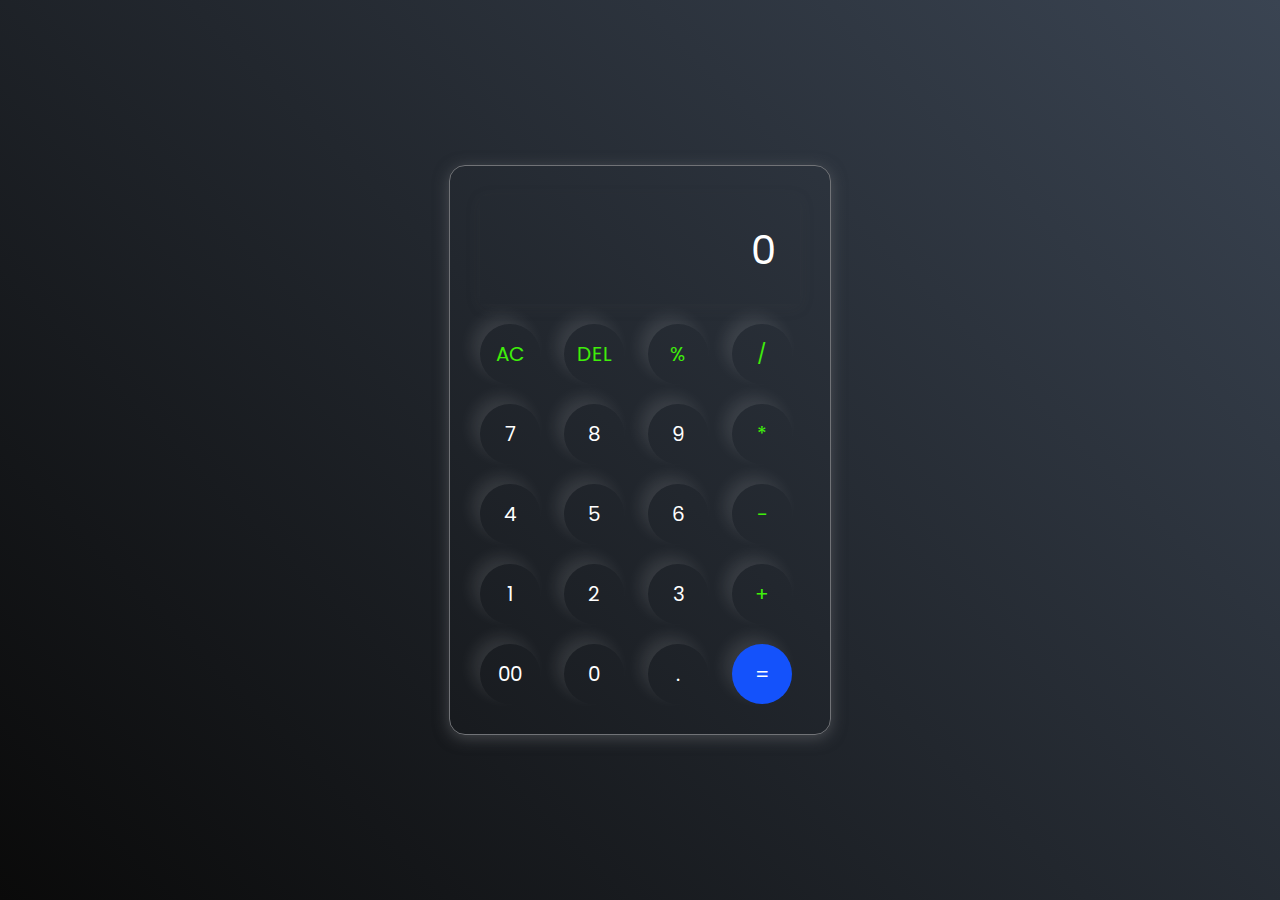
<file: Task 3/index.html>
<!DOCTYPE html>
<html lang="en">
<head>
    <meta charset="UTF-8">
    <meta name="viewport" content="width=device-width, initial-scale=1.0">
    <link rel="stylesheet" href="./assets/style.css">
    <title>Calculator</title>
</head>
<body>
    <div class="calculator">
        <input type="text" placeholder="0" id="inputBox">
        <div>
            <button class="operator">AC</button>
            <button class="operator">DEL</button>
            <button class="operator">%</button>
            <button class="operator">/</button>
        </div>
        <div>
            <button>7</button>
            <button>8</button>
            <button>9</button>
            <button class="operator">*</button>
        </div>
        <div>
            <button>4</button>
            <button>5</button>
            <button>6</button>
            <button class="operator">-</button>
        </div>
        <div>
            <button>1</button>
            <button>2</button>
            <button>3</button>
            <button class="operator">+</button>
        </div>
        <div>
            <button>00</button>
            <button>0</button>
            <button>.</button>
            <button class="equal-btn">=</button>
        </div>
    </div>

    <script src="app.js"></script>
</body>
</html>
</file>
<file: Task 3/assets/style.css>
@import url('https://fonts.googleapis.com/css2?family=Poppins:wght@300&display=swap');

* {
    margin: 0px;
    padding: 0px;
    box-sizing: border-box;
    font-family: 'poppins' , sans-serif;
}

body{
    width: 100%;
    height: 100vh;
    display: flex;
    justify-content: center;
    align-items: center;
    background: linear-gradient(45deg , #0a0a0a , #3a4452);

}

.calculator{
    border: 1px solid #717377;
    padding: 20px;
    border-radius: 16px;
    background: transparent;
    box-shadow: 0px 3px 15px rgba(113, 115, 119, 0.5);
}

input{
    width: 320px;
    border: none;
    padding: 24px;
    margin: 10px;
    background: transparent;
    box-shadow: 0px 3px 15px rgba(84,84,84,0.1);
    font-size: 40px;
    text-align: right;
    cursor: pointer;
    color: #ffffff;
}

input::placeholder{
    color: #ffffff;
}

button{
    border: none;
    width: 60px;
    height: 60px;
    margin: 10px;
    border-radius: 50%;
    background: transparent;
    color: #ffffff;
    font-size: 20px;
    box-shadow: -8px -8px 15px rgba(255, 255, 255, 0.1);
    cursor: pointer;
}

.equal-btn{
    background-color: #1452fb;
}

.operator{
    color: #3fee0a;
}
</file>
